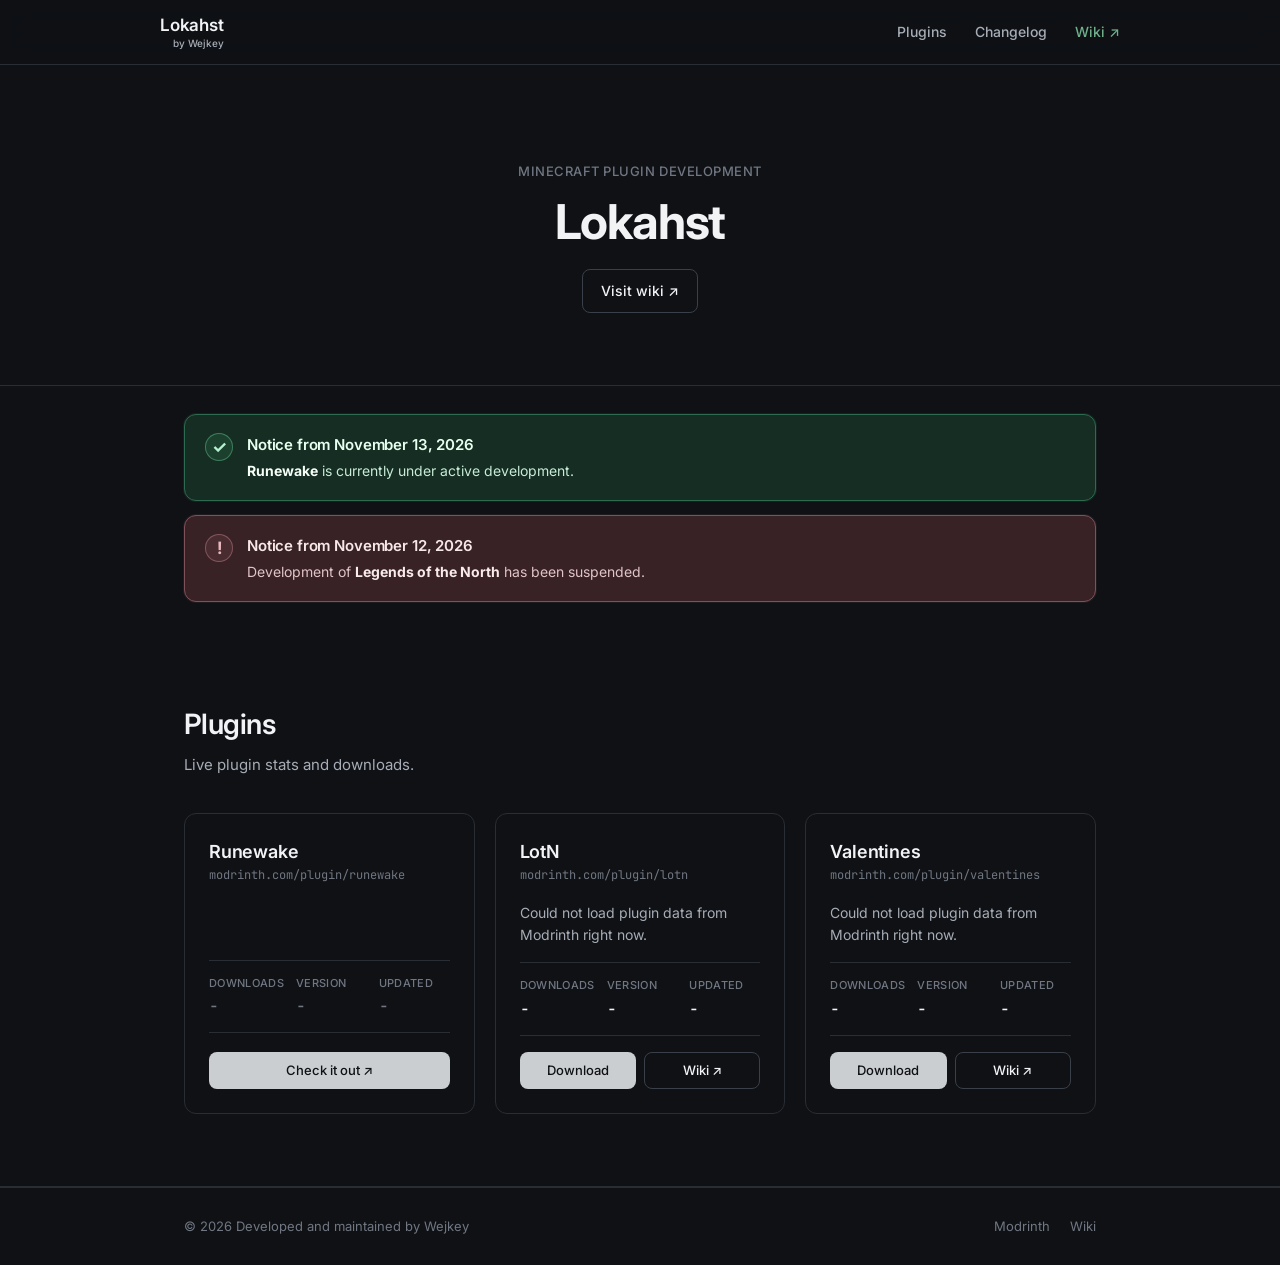
<file: index.html>
<!DOCTYPE html>
<html lang="en">
  <head>
    <meta charset="UTF-8">
    <meta http-equiv="X-UA-Compatible" content="IE=edge">
    <meta name="viewport" content="width=device-width, initial-scale=1">
    <link rel="preconnect" href="https://fonts.googleapis.com">
    <link rel="preconnect" href="https://fonts.gstatic.com" crossorigin>
    <link rel="stylesheet" href="https://fonts.googleapis.com/css2?family=Inter:wght@400;500;600;700&family=JetBrains+Mono:wght@400;500&display=swap">
    <link rel="stylesheet" href="styling/style.css">

    <title>Lokahst</title>

    <meta name="description" content="MMORPG/RPG-focused Minecraft plugin developmnent.">
    <meta name="author" content="Lokahst">
    <meta name="robots" content="index, follow, max-image-preview:large">
    <meta name="googlebot" content="index, follow">
    <meta name="theme-color" content="#0f1115">
    <meta name="application-name" content="Lokahst">
    <meta name="generator" content="Lokahst">
    <meta name="referrer" content="strict-origin-when-cross-origin">
    <link rel="canonical" href="https://lokahst.dev/">
    <link rel="icon" href="assets/lokahst_origin.png">

    <meta property="og:type" content="website">
    <meta property="og:site_name" content="Lokahst">
    <meta property="og:title" content="Lokahst">
    <meta property="og:description" content="MMORPG/RPG-focused Minecraft plugin development.">
    <meta property="og:url" content="https://lokahst.dev/">
    <meta property="og:image" content="https://lokahst.dev/assets/lokahst_origin.png">

    <meta property="og:image:width" content="1200">

    <meta property="og:image:height" content="630">

    <meta property="og:image:alt" content="Minecraft RPG Plugin Development">
    <meta name="twitter:card" content="summary_large_image">
    <meta name="twitter:title" content="Lokahst">
    <meta name="twitter:description" content="MMORPG/RPG-focused Minecraft plugin developmnent.">
    <meta name="twitter:image" content="https://lokahst.dev/assets/lokahst_origin.png">

    <meta name="keywords" content="Lokahst, lokahst, lkhst, Minecraft, Java, Bedrock, Minecraft plugin developer, Minecraft plugins, PaperMC, mc, RPG, Minecraft RPG plugins, Modrinth, bukkit, purpur, Minecraft survival, Minecraft adventure, Minecraft skyrim-focused plugin, LOTN, Legends of the North, Valentines plugin, Minecraft Valentines, Minecraft skyrim-like plugin, Skyrim, The Elder Scrolls V, Runewake, Runewake plugin, Wiki, Documentation, Lokahst docs, Lokahst wiki,">
    <script type="application/ld+json">
      {
        "@context": "https://schema.org",
        "@type": "Organization",
        "name": "Lokahst",
        "url": "https://lokahst.dev",
        "logo": "https://lokahst.dev/assets/lokahst_origin.png",
        "description": "MMORPG/RPG-focused Minecraft plugin development.",
        "sameAs": ["https://github.com/wejkey", "https://modrinth.com/organization/lokahst"]
      }
    </script>
  </head>
  <body>
    <header class="site-header">
      <div class="container header-inner">
        <div class="brand">
          <p class="brand-title">Lokahst</p>
          <p class="brand-byline">by Wejkey</p>
        </div>
        <nav class="nav">
          <a href="#plugins">Plugins</a>
          <a href="#changelog">Changelog</a>
          <a href="https://wiki.lokahst.dev" class="nav-wiki" target="_blank" rel="noopener">Wiki ↗</a>
        </nav>
      </div>
    </header>
    <main>
      <section class="hero">
        <div class="container">
          <p class="hero-eyebrow">Minecraft Plugin Development</p>
          <h1 class="hero-title">Lokahst</h1>
          <div class="hero-actions">
            <a href="https://wiki.lokahst.dev" class="btn btn-ghost" target="_blank" rel="noopener">Visit wiki ↗</a>
          </div>
        </div>
      </section>

      <section class="section section-info">
        <div class="container">
          <div class="info-card success-card" role="status" aria-live="polite">
            <div class="info-card-icon success-card-icon" aria-hidden="true">✓</div>
            <div class="info-card-content">
              <h2>Notice from November 13, 2026</h2>
              <p><strong>Runewake</strong> is currently under active development.</p>
            </div>
          </div>

          <div class="info-card" role="status" aria-live="polite" style="margin-top: 14px;">
            <div class="info-card-icon" aria-hidden="true">!</div>
            <div class="info-card-content">
              <h2>Notice from November 12, 2026</h2>
              <p>Development of <strong>Legends of the North</strong> has been suspended.</p>
            </div>
          </div>
        </div>
      </section>

      <section id="plugins" class="section">
        <div class="container">
          <div class="section-head">
            <h2>Plugins</h2>
            <p>Live plugin stats and downloads.</p>
          </div>
          <div id="plugin-grid" class="plugin-grid">
            <article class="plugin-card" data-slug="runewake" aria-busy="true">
              <div class="plugin-card-head">
                <div class="plugin-titles">
                  <h3 class="plugin-name">Runewake</h3>
                  <p class="plugin-slug">modrinth.com/plugin/runewake</p>
                </div>
              </div>
              <p class="plugin-summary"></p>
              <dl class="plugin-stats">
                <div>
                  <dt>Downloads</dt>
                  <dd class="stat-downloads">-</dd>
                </div>
                <div>
                  <dt>Version</dt>
                  <dd class="stat-version">-</dd>
                </div>
                <div>
                  <dt>Updated</dt>
                  <dd class="stat-updated">-</dd>
                </div>
              </dl>
              <div class="plugin-actions">
                <a class="btn btn-primary btn-sm plugin-download" target="_blank" rel="noopener" href="https://runewake.lokahst.dev">Check it out ↗</a>
              </div>
            </article>

            <article class="plugin-card" data-slug="lotn" aria-busy="true">
              <div class="plugin-card-head">
                <div class="plugin-titles">
                  <h3 class="plugin-name">LotN</h3>
                  <p class="plugin-slug">modrinth.com/plugin/lotn</p>
                </div>
              </div>
              <p class="plugin-summary"></p>
              <dl class="plugin-stats">
                <div>
                  <dt>Downloads</dt>
                  <dd class="stat-downloads">-</dd>
                </div>
                <div>
                  <dt>Version</dt>
                  <dd class="stat-version">-</dd>
                </div>
                <div>
                  <dt>Updated</dt>
                  <dd class="stat-updated">-</dd>
                </div>
              </dl>
              <div class="plugin-actions">
                <a class="btn btn-primary btn-sm plugin-download" target="_blank" rel="noopener">Download</a>
                <a class="btn btn-ghost btn-sm" href="https://wiki.lokahst.dev/lotn/" target="_blank" rel="noopener">Wiki ↗</a>
              </div>
            </article>

            <article class="plugin-card" data-slug="valentines" aria-busy="true">
              <div class="plugin-card-head">
                <div class="plugin-titles">
                  <h3 class="plugin-name">Valentines</h3>
                  <p class="plugin-slug">modrinth.com/plugin/valentines</p>
                </div>
              </div>
              <p class="plugin-summary"></p>
              <dl class="plugin-stats">
                <div>
                  <dt>Downloads</dt>
                  <dd class="stat-downloads">-</dd>
                </div>
                <div>
                  <dt>Version</dt>
                  <dd class="stat-version">-</dd>
                </div>
                <div>
                  <dt>Updated</dt>
                  <dd class="stat-updated">-</dd>
                </div>
              </dl>
              <div class="plugin-actions">
                <a class="btn btn-primary btn-sm plugin-download" target="_blank" rel="noopener">Download</a>
                <a class="btn btn-ghost btn-sm" href="https://wiki.lokahst.dev/valentines/" target="_blank" rel="noopener">Wiki ↗</a>
              </div>
            </article>
          </div>
        </div>
    </main>
    <footer class="site-footer">
      <div class="container footer-inner">
        <span>© <span id="year"></span> Developed and maintained by Wejkey </span>
        <span class="footer-links">
          <a href="https://modrinth.com/organization/lokahst" target="_blank" rel="noopener">Modrinth</a>
          <a href="https://wiki.lokahst.dev" target="_blank" rel="noopener">Wiki</a>
        </span>
      </div>
    </footer>
    <script src="scripting/main.js"></script>
  </body>
</html>
</file>
<file: styling/style.css>
:root {
  color-scheme: dark;
  --bg: #0f1115;
  --bg-muted: #15181d;
  --border: #292d34;
  --border-strong: #3a4049;
  --text: #f1f3f5;
  --text-muted: #a7adb7;
  --text-faint: #707782;
  --primary: #cbced0;
  --primary-hover: #ffffff;
  --accent: #6fb08a;
  --shadow-sm: 0 1px 2px rgba(0, 0, 0, 0.25);
  --shadow-md: 0 4px 16px rgba(0, 0, 0, 0.35);
  --radius: 12px;
  --radius-sm: 8px;
}
* {
  box-sizing: border-box;
  margin: 0;
  padding: 0;
}
html {
  scroll-behavior: smooth;
}
body {
  font-family: "Inter", -apple-system, BlinkMacSystemFont, "Segoe UI",
    sans-serif;
  background: var(--bg);
  color: var(--text);
  line-height: 1.6;
  -webkit-font-smoothing: antialiased;
  -moz-osx-font-smoothing: grayscale;
}
.container {
  max-width: 960px;
  margin: 0 auto;
  padding: 0 24px;
}
a {
  color: inherit;
  text-decoration: none;
}
.site-header {
  position: sticky;
  top: 0;
  z-index: 50;
  background: rgba(15, 17, 21, 0.85);
  backdrop-filter: saturate(180%) blur(12px);
  -webkit-backdrop-filter: saturate(180%) blur(12px);
  border-bottom: 1px solid var(--border);
}
.header-inner {
  display: flex;
  align-items: center;
  justify-content: space-between;
  min-height: 64px;
  padding: 8px 0;
}
.brand {
  display: flex;
  flex-direction: column;
  align-items: flex-start;
  line-height: 1.2;
}
.brand-title {
  font-weight: 600;
  font-size: 17px;
  letter-spacing: -0.01em;
}
.brand-byline {
  align-self: flex-end;
  margin-top: 1px;
  font-size: 10px;
  font-weight: 500;
  color: var(--text-muted);
}
.nav {
  display: flex;
  gap: 28px;
  font-size: 14px;
  font-weight: 500;
  color: var(--text-muted);
}
.nav a {
  transition: color 0.15s ease;
}
.nav a:hover {
  color: var(--text);
}
.nav-wiki {
  color: var(--accent);
}
.hero {
  padding: 96px 0 72px;
  text-align: center;
  border-bottom: 1px solid var(--border);
}
.hero-eyebrow {
  font-size: 13px;
  font-weight: 500;
  letter-spacing: 0.04em;
  text-transform: uppercase;
  color: var(--text-faint);
  margin-bottom: 12px;
}
.hero-title {
  font-size: clamp(32px, 5vw, 48px);
  font-weight: 700;
  letter-spacing: -0.025em;
  line-height: 1.15;
  margin-bottom: 20px;
}
.hero-actions {
  display: flex;
  gap: 12px;
  justify-content: center;
  flex-wrap: wrap;
}
.btn {
  display: inline-flex;
  align-items: center;
  justify-content: center;
  padding: 10px 18px;
  border-radius: var(--radius-sm);
  font-size: 14px;
  font-weight: 500;
  border: 1px solid transparent;
  cursor: pointer;
  transition: all 0.15s ease;
  white-space: nowrap;
}
.btn-primary {
  background: var(--primary);
  color: var(--bg);
}
.btn-primary:hover {
  background: var(--primary-hover);
  transform: translateY(-1px);
  box-shadow: var(--shadow-md);
}
.btn-ghost {
  background: transparent;
  color: var(--text);
  border-color: var(--border-strong);
}
.btn-ghost:hover {
  border-color: var(--text);
  background: var(--bg-muted);
}
.btn-sm {
  padding: 7px 14px;
  font-size: 13px;
}
.section {
  padding: 72px 0;
  border-bottom: 1px solid var(--border);
}
.section-muted {
  background: var(--bg-muted);
}
.section-info {
  padding: 28px 0;
  border-bottom: 0;
}
.info-card {
  display: flex;
  align-items: flex-start;
  gap: 14px;
  padding: 18px 20px;
  background: #382226;
  border: 1px solid #80515a;
  border-radius: var(--radius);
  box-shadow: 0 0 0 1px rgba(177, 105, 111, 0.1);
  color: #f0d9da;
}
.success-card {
  background: #152d22;
  border-color: #2d6a4f;
  box-shadow: 0 0 0 1px rgba(62, 156, 107, 0.12);
  color: #dff7ea;
}
.warn-card {
  display: flex;
  align-items: flex-start;
  gap: 14px;
  padding: 18px 20px;
  background: var(--bg-muted);
  border: 1px solid var(--border);
  border-radius: var(--radius);
  color: var(--text);
}
.info-card-icon {
  flex-shrink: 0;
  width: 28px;
  height: 28px;
  display: grid;
  place-items: center;
  border-radius: 999px;
  background: rgba(177, 105, 111, 0.14);
  border: 1px solid rgba(210, 145, 150, 0.42);
  color: #e7b9bd;
  font-size: 17px;
  font-weight: 700;
  line-height: 1;
}
.success-card-icon {
  background: rgba(70, 186, 121, 0.14);
  border-color: rgba(117, 217, 162, 0.4);
  color: #b5f0cf;
}
.info-card-content {
  display: flex;
  flex-direction: column;
  gap: 3px;
}
.info-card-content h2 {
  font-size: 15px;
  font-weight: 600;
  letter-spacing: -0.01em;
}
.info-card-content p {
  font-size: 14px;
  line-height: 1.55;
  color: var(--text-muted);
}
.info-card .info-card-content h2 {
  color: #f7e8e8;
}
.info-card .info-card-content p {
  color: #e2c4c7;
}
.success-card .info-card-content h2 {
  color: #e8fff0;
}
.success-card .info-card-content p {
  color: #c8ecd8;
}
.info-card strong {
  color: #f8ebeb;
  font-weight: 700;
}
.success-card strong {
  color: #f5fff8;
}
.section-head {
  margin-bottom: 36px;
}
.section-head h2 {
  font-size: 28px;
  font-weight: 600;
  letter-spacing: -0.02em;
  margin-bottom: 6px;
}
.section-head p {
  color: var(--text-muted);
  font-size: 15px;
}
.section-head a {
  color: var(--accent);
  text-decoration: underline;
  text-underline-offset: 2px;
}
.plugin-grid {
  display: grid;
  grid-template-columns: repeat(auto-fit, minmax(280px, 1fr));
  gap: 20px;
}
.plugin-card {
  background: var(--bg);
  border: 1px solid var(--border);
  border-radius: var(--radius);
  padding: 24px;
  display: flex;
  flex-direction: column;
  gap: 16px;
  transition: border-color 0.2s ease, box-shadow 0.2s ease, transform 0.2s ease;
}
.plugin-card:hover {
  border-color: var(--border-strong);
  box-shadow: var(--shadow-md);
  transform: translateY(-2px);
}
.plugin-card-head {
  display: flex;
  align-items: center;
  gap: 14px;
}
.plugin-titles {
  display: flex;
  flex-direction: column;
}
.plugin-name {
  font-size: 18px;
  font-weight: 600;
  letter-spacing: -0.01em;
}
.plugin-slug {
  font-family: "JetBrains Mono", monospace;
  font-size: 12px;
  color: var(--text-faint);
}
.plugin-summary {
  font-size: 14px;
  color: var(--text-muted);
  min-height: 42px;
}
.plugin-stats {
  display: grid;
  grid-template-columns: repeat(3, 1fr);
  gap: 12px;
  padding: 14px 0;
  border-top: 1px solid var(--border);
  border-bottom: 1px solid var(--border);
}
.plugin-stats > div {
  display: flex;
  flex-direction: column;
  gap: 2px;
}
.plugin-stats dt {
  font-size: 11px;
  font-weight: 500;
  text-transform: uppercase;
  letter-spacing: 0.03em;
  color: var(--text-faint);
}
.plugin-stats dd {
  font-size: 15px;
  font-weight: 600;
  font-variant-numeric: tabular-nums;
}
.plugin-actions {
  display: flex;
  gap: 8px;
  margin-top: auto;
}
.plugin-actions .btn {
  flex: 1;
}
.site-footer {
  padding: 28px 0;
  border-top: 1px solid var(--border);
  background: var(--bg);
}
.footer-inner {
  display: flex;
  align-items: center;
  justify-content: space-between;
  font-size: 13px;
  color: var(--text-faint);
  flex-wrap: wrap;
  gap: 12px;
}
.footer-links {
  display: flex;
  gap: 20px;
}
.footer-links a:hover {
  color: var(--text);
}

@media (max-width: 600px) {
  .nav {
    gap: 18px;
    font-size: 13px;
  }
  .hero {
    padding: 64px 0 48px;
  }
  .section {
    padding: 56px 0;
  }
  .changelog-head {
    flex-direction: column;
  }
}
.plugin-card[aria-busy="true"] .plugin-stats dd,
.plugin-card[aria-busy="true"] .plugin-summary {
  color: var(--text-faint);
}
::-webkit-scrollbar {
  width: 8px;
}
::-webkit-scrollbar-track {
  background: var(--bg);
}
::-webkit-scrollbar-thumb {
  background: var(--border-strong);
  border-radius: 10px;
}
::-webkit-scrollbar-thumb:hover {
  background: var(--text-faint);
}
</file>
